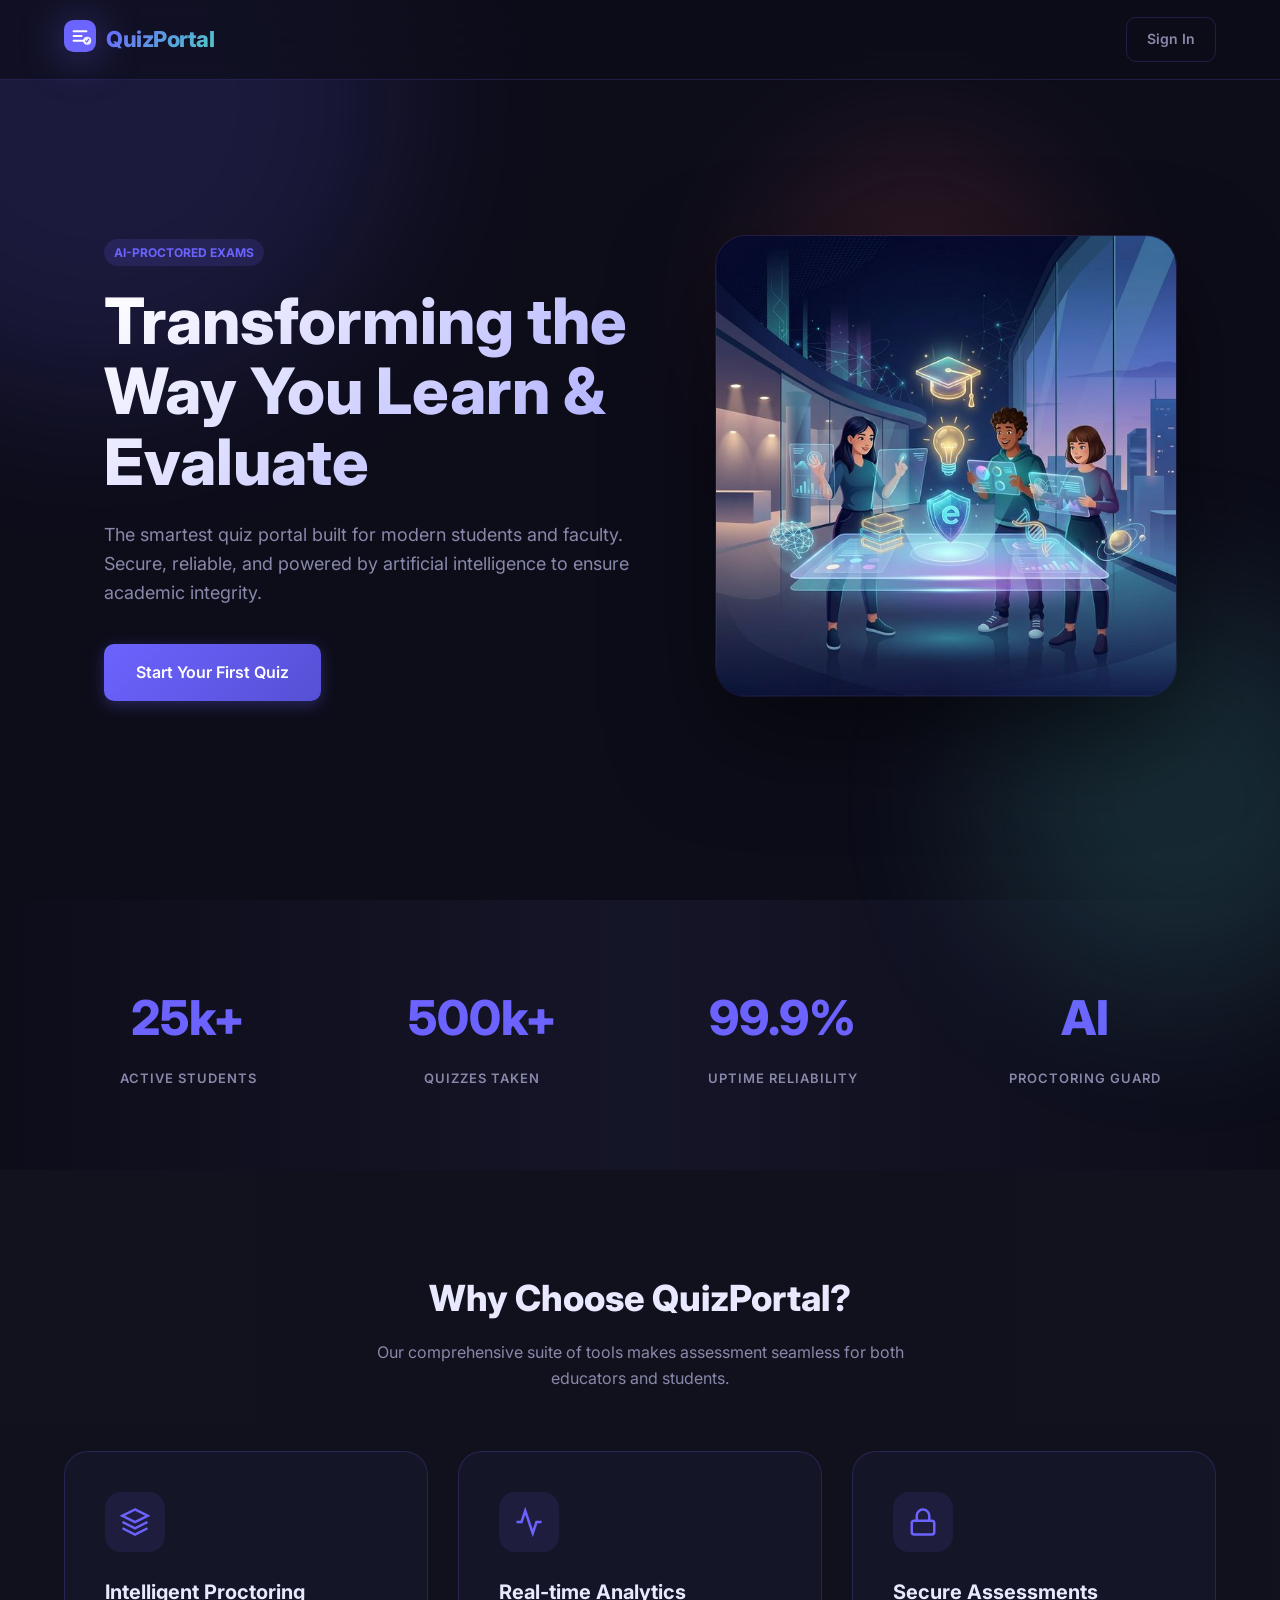
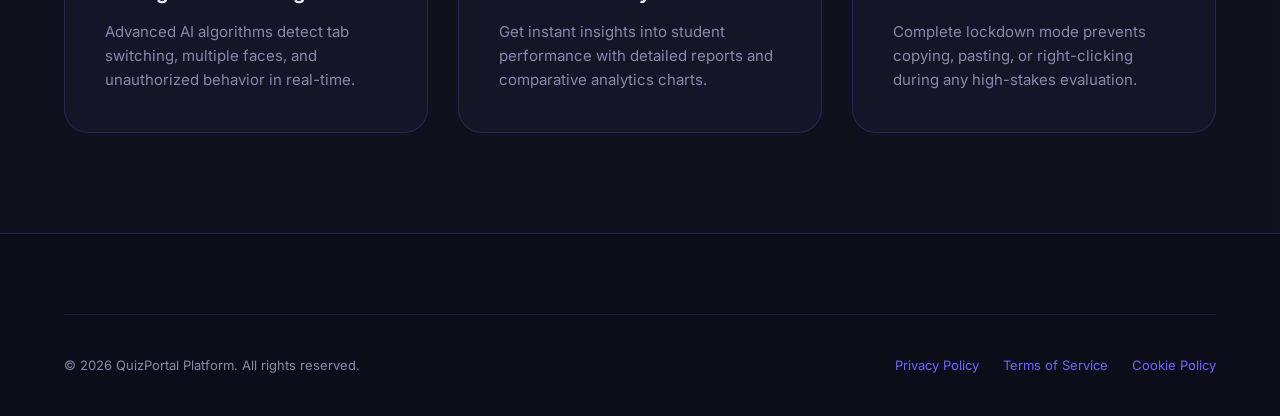
<file: frontend/index.html>
<!DOCTYPE html>
<html lang="en">
<head>
    <meta charset="UTF-8">
    <meta name="viewport" content="width=device-width, initial-scale=1.0">
    <title>QuizPortal — AI-Powered Learning Platform</title>
    <meta name="description" content="Elevate your academic experience with QuizPortal. Secure, AI-proctored quizzes with real-time performance analytics for students and faculty.">
    <link rel="preconnect" href="https://fonts.googleapis.com">
    <link href="https://fonts.googleapis.com/css2?family=Inter:wght@300;400;500;600;700;800&display=swap" rel="stylesheet">
    <link rel="stylesheet" href="css/style.css">
    <link rel="stylesheet" href="css/landing.css">
</head>
<body class="landing-page">
    <div class="auth-bg">
        <div class="bg-blob blob1"></div>
        <div class="bg-blob blob2"></div>
        <div class="bg-blob blob3"></div>
    </div>

    <!-- Navigation -->
    <nav class="navbar" id="navbar">
        <div class="auth-logo" style="margin-bottom: 0; text-align: left; display: flex; align-items: center; gap: 10px;">
            <div class="logo-icon" style="margin-bottom: 0;">
                <svg viewBox="0 0 40 40" fill="none" style="width: 32px; height: 32px;">
                    <rect width="40" height="40" rx="12" fill="url(#logoGrad)"/>
                    <path d="M12 14h16M12 20h10M12 26h13" stroke="white" stroke-width="2.5" stroke-linecap="round"/>
                    <circle cx="29" cy="26" r="5" fill="white" opacity="0.9"/>
                    <path d="M27 26l1.5 1.5L31 24" stroke="#6C63FF" stroke-width="1.5" stroke-linecap="round" stroke-linejoin="round"/>
                    <defs>
                        <linearGradient id="logoGrad" x1="0" y1="0" x2="40" y2="40">
                            <stop offset="0%" stop-color="#6C63FF"/><stop offset="100%" stop-color="#4ECDC4"/>
                        </linearGradient>
                    </defs>
                </svg>
            </div>
            <h1 class="logo-text" style="font-size: 22px;">QuizPortal</h1>
        </div>

     

        <div class="nav-cta">
            <a href="login.html" class="btn btn-outline">Sign In</a>

        </div>
    </nav>

    <!-- Hero Section -->
    <header class="hero">
        <div class="hero-container">
            <div class="hero-content">
                <span class="badge badge-primary" style="margin-bottom: 20px;">AI-PROCTORED EXAMS</span>
                <h1>Transforming the Way You Learn & Evaluate</h1>
                <p>The smartest quiz portal built for modern students and faculty. Secure, reliable, and powered by artificial intelligence to ensure academic integrity.</p>
                <div class="hero-btns">
                    <a href="login.html" class="btn btn-primary" style="padding: 16px 32px; font-size: 16px;">Start Your First Quiz</a>
                </div>
            </div>
            <div class="hero-visual">
                <img src="img/hero.png" alt="QuizPortal Hero Visual" class="hero-image">
            </div>
        </div>
    </header>

    <!-- Stats -->
    <section class="quick-stats">
        <div class="stats-container">
            <div class="stat-item">
                <span class="stat-number">25k+</span>
                <span class="stat-text">Active Students</span>
            </div>
            <div class="stat-item">
                <span class="stat-number">500k+</span>
                <span class="stat-text">Quizzes Taken</span>
            </div>
            <div class="stat-item">
                <span class="stat-number">99.9%</span>
                <span class="stat-text">Uptime Reliability</span>
            </div>
            <div class="stat-item">
                <span class="stat-number">AI</span>
                <span class="stat-text">Proctoring Guard</span>
            </div>
        </div>
    </section>

    <!-- Features -->
    <section id="features" class="features">
        <div class="section-header">
            <h2>Why Choose QuizPortal?</h2>
            <p>Our comprehensive suite of tools makes assessment seamless for both educators and students.</p>
        </div>
        <div class="features-grid">
            <div class="feature-card">
                <div class="feature-icon">
                    <svg viewBox="0 0 24 24" fill="none" stroke="currentColor" stroke-width="2"><path d="M12 2L2 7l10 5 10-5-10-5z"/><path d="M2 17l10 5 10-5"/><path d="M2 12l10 5 10-5"/></svg>
                </div>
                <h3>Intelligent Proctoring</h3>
                <p>Advanced AI algorithms detect tab switching, multiple faces, and unauthorized behavior in real-time.</p>
            </div>
            <div class="feature-card">
                <div class="feature-icon">
                    <svg viewBox="0 0 24 24" fill="none" stroke="currentColor" stroke-width="2"><polyline points="22 12 18 12 15 21 9 3 6 12 2 12"/></svg>
                </div>
                <h3>Real-time Analytics</h3>
                <p>Get instant insights into student performance with detailed reports and comparative analytics charts.</p>
            </div>
            <div class="feature-card">
                <div class="feature-icon">
                    <svg viewBox="0 0 24 24" fill="none" stroke="currentColor" stroke-width="2"><rect x="3" y="11" width="18" height="11" rx="2" ry="2"/><path d="M7 11V7a5 5 0 0110 0v4"/></svg>
                </div>
                <h3>Secure Assessments</h3>
                <p>Complete lockdown mode prevents copying, pasting, or right-clicking during any high-stakes evaluation.</p>
            </div>
        </div>
    </section>

    <!-- CTA Section -->

    <!-- Footer -->
    <footer class="footer">

        <div class="footer-bottom">
            <p>&copy; 2026 QuizPortal Platform. All rights reserved.</p>
            <div style="display: flex; gap: 24px;">
                <a href="#">Privacy Policy</a>
                <a href="#">Terms of Service</a>
                <a href="#">Cookie Policy</a>
            </div>
        </div>
    </footer>

    <script>
        // Navbar scroll effect
        window.addEventListener('scroll', () => {
            const nav = document.getElementById('navbar');
            if (window.scrollY > 50) {
                nav.classList.add('scrolled');
            } else {
                nav.classList.remove('scrolled');
            }
        });

        // Handle Get Started redirect to registration tab
        if (localStorage.getItem('authTab') === 'register') {
            // This logic will be handled if needed, or we just pass a hash
        }
    </script>
</body>
</html>
</file>
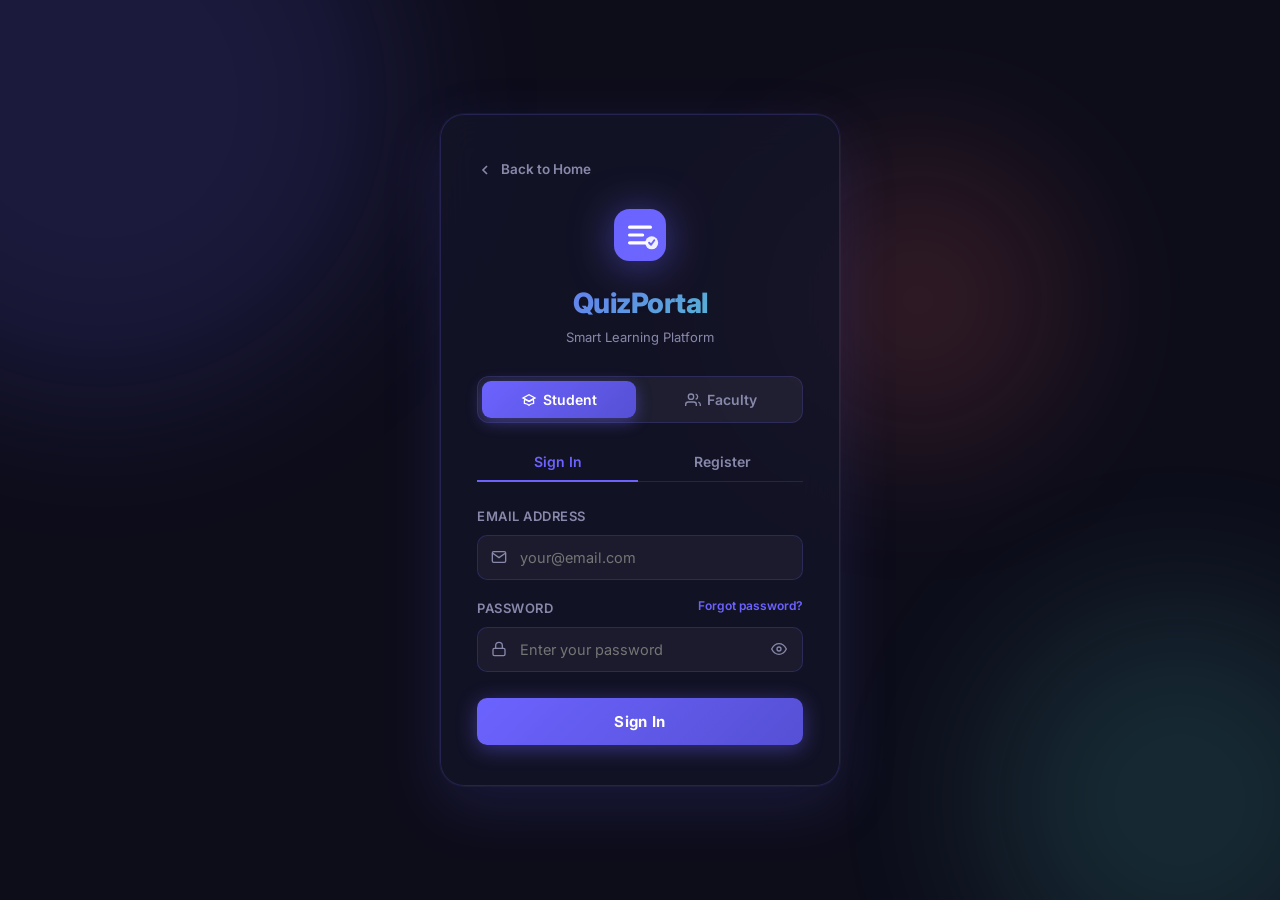
<file: frontend/login.html>
<!DOCTYPE html>
<html lang="en">
<head>
    <meta charset="UTF-8">
    <meta name="viewport" content="width=device-width, initial-scale=1.0">
    <title>QuizPortal — Login</title>
    <meta name="description" content="QuizPortal: Secure login for Faculty and Students. Take quizzes, upload questions, and track academic performance.">
    <link rel="preconnect" href="https://fonts.googleapis.com">
    <link href="https://fonts.googleapis.com/css2?family=Inter:wght@300;400;500;600;700;800&display=swap" rel="stylesheet">
    <link rel="stylesheet" href="css/style.css">
</head>
<body class="auth-page">
    <div class="auth-bg">
        <div class="bg-blob blob1"></div>
        <div class="bg-blob blob2"></div>
        <div class="bg-blob blob3"></div>
    </div>

    <div class="auth-container">
        <div class="auth-card" id="auth-card">

            <!-- ===== BACK TO HOME ===== -->
            <a href="index.html" class="back-btn" style="margin-bottom: 24px; display: inline-flex; align-items: center; gap: 8px;">
                <svg viewBox="0 0 24 24" fill="none" stroke="currentColor" stroke-width="2.5" width="16" height="16"><polyline points="15 18 9 12 15 6"/></svg>
                Back to Home
            </a>

            <!-- ===== LOGO ===== -->
            <div class="auth-logo">
                <div class="logo-icon">
                    <svg viewBox="0 0 40 40" fill="none">
                        <rect width="40" height="40" rx="12" fill="url(#logoGrad)"/>
                        <path d="M12 14h16M12 20h10M12 26h13" stroke="white" stroke-width="2.5" stroke-linecap="round"/>
                        <circle cx="29" cy="26" r="5" fill="white" opacity="0.9"/>
                        <path d="M27 26l1.5 1.5L31 24" stroke="#6C63FF" stroke-width="1.5" stroke-linecap="round" stroke-linejoin="round"/>
                        <defs>
                            <linearGradient id="logoGrad" x1="0" y1="0" x2="40" y2="40">
                                <stop offset="0%" stop-color="#6C63FF"/><stop offset="100%" stop-color="#4ECDC4"/>
                            </linearGradient>
                        </defs>
                    </svg>
                </div>
                <h1 class="logo-text">QuizPortal</h1>
                <p class="logo-sub">Smart Learning Platform</p>
            </div>

            <!-- ===== ROLE TOGGLE ===== -->
            <div class="role-toggle">
                <button class="role-btn active" id="btn-student" onclick="switchRole('student')">
                    <svg viewBox="0 0 24 24" fill="none" stroke="currentColor" stroke-width="2"><path d="M12 14l9-5-9-5-9 5 9 5z"/><path d="M12 14l6.16-3.422a12.083 12.083 0 01.665 6.479A11.952 11.952 0 0012 20.055a11.952 11.952 0 00-6.824-2.998 12.078 12.078 0 01.665-6.479L12 14z"/></svg>
                    Student
                </button>
                <button class="role-btn" id="btn-faculty" onclick="switchRole('faculty')">
                    <svg viewBox="0 0 24 24" fill="none" stroke="currentColor" stroke-width="2"><path d="M17 21v-2a4 4 0 00-4-4H5a4 4 0 00-4 4v2"/><circle cx="9" cy="7" r="4"/><path d="M23 21v-2a4 4 0 00-3-3.87"/><path d="M16 3.13a4 4 0 010 7.75"/></svg>
                    Faculty
                </button>
            </div>

            <!-- ===== MAIN AUTH PANEL (Login / Register) ===== -->
            <div id="main-panel">
                <div class="tab-switcher">
                    <button class="tab-btn active" id="tab-login" onclick="switchTab('login')">Sign In</button>
                    <button class="tab-btn" id="tab-register" onclick="switchTab('register')">Register</button>
                </div>

                <div class="alert-box" id="alert-box" style="display:none"></div>

                <!-- Login Form -->
                <form class="auth-form" id="login-form" onsubmit="handleLogin(event)">
                    <div class="form-group">
                        <label for="login-email">Email Address</label>
                        <div class="input-wrap">
                            <svg class="input-icon" viewBox="0 0 24 24" fill="none" stroke="currentColor" stroke-width="2"><path d="M4 4h16c1.1 0 2 .9 2 2v12c0 1.1-.9 2-2 2H4c-1.1 0-2-.9-2-2V6c0-1.1.9-2 2-2z"/><polyline points="22,6 12,13 2,6"/></svg>
                            <input type="email" id="login-email" placeholder="your@email.com" required autocomplete="email">
                        </div>
                    </div>
                    <div class="form-group">
                        <label for="login-password">
                            Password
                            <button type="button" class="forgot-link" onclick="showForgotPanel()">Forgot password?</button>
                        </label>
                        <div class="input-wrap">
                            <svg class="input-icon" viewBox="0 0 24 24" fill="none" stroke="currentColor" stroke-width="2"><rect x="3" y="11" width="18" height="11" rx="2" ry="2"/><path d="M7 11V7a5 5 0 0110 0v4"/></svg>
                            <input type="password" id="login-password" placeholder="Enter your password" required autocomplete="current-password">
                            <button type="button" class="eye-btn" onclick="togglePassword('login-password', this)">
                                <svg viewBox="0 0 24 24" fill="none" stroke="currentColor" stroke-width="2"><path d="M1 12s4-8 11-8 11 8 11 8-4 8-11 8-11-8-11-8z"/><circle cx="12" cy="12" r="3"/></svg>
                            </button>
                        </div>
                    </div>
                    <button type="submit" class="submit-btn" id="login-btn">
                        <span class="btn-text">Sign In</span>
                        <div class="btn-loader" style="display:none"></div>
                    </button>
                </form>

                <!-- Register Form -->
                <form class="auth-form" id="register-form" style="display:none" onsubmit="handleRegister(event)">
                    <div class="form-group">
                        <label for="reg-name">Full Name</label>
                        <div class="input-wrap">
                            <svg class="input-icon" viewBox="0 0 24 24" fill="none" stroke="currentColor" stroke-width="2"><path d="M20 21v-2a4 4 0 00-4-4H8a4 4 0 00-4 4v2"/><circle cx="12" cy="7" r="4"/></svg>
                            <input type="text" id="reg-name" placeholder="Your full name" required>
                        </div>
                    </div>
                    <div class="form-group">
                        <label for="reg-email">Email Address</label>
                        <div class="input-wrap">
                            <svg class="input-icon" viewBox="0 0 24 24" fill="none" stroke="currentColor" stroke-width="2"><path d="M4 4h16c1.1 0 2 .9 2 2v12c0 1.1-.9 2-2 2H4c-1.1 0-2-.9-2-2V6c0-1.1.9-2 2-2z"/><polyline points="22,6 12,13 2,6"/></svg>
                            <input type="email" id="reg-email" placeholder="your@email.com" required autocomplete="email">
                        </div>
                    </div>
                    <div class="form-group">
                        <label for="reg-password">Password</label>
                        <div class="input-wrap">
                            <svg class="input-icon" viewBox="0 0 24 24" fill="none" stroke="currentColor" stroke-width="2"><rect x="3" y="11" width="18" height="11" rx="2" ry="2"/><path d="M7 11V7a5 5 0 0110 0v4"/></svg>
                            <input type="password" id="reg-password" placeholder="Create a strong password" required autocomplete="new-password">
                            <button type="button" class="eye-btn" onclick="togglePassword('reg-password', this)">
                                <svg viewBox="0 0 24 24" fill="none" stroke="currentColor" stroke-width="2"><path d="M1 12s4-8 11-8 11 8 11 8-4 8-11 8-11-8-11-8z"/><circle cx="12" cy="12" r="3"/></svg>
                            </button>
                        </div>
                    </div>
                    <button type="submit" class="submit-btn" id="reg-btn">
                        <span class="btn-text">Create Account</span>
                        <div class="btn-loader" style="display:none"></div>
                    </button>
                </form>

            </div>

            <!-- ===== FORGOT PASSWORD PANEL ===== -->
            <div id="forgot-panel" style="display:none;">
                <!-- Step 1: Enter Email -->
                <div id="forgot-step-1">
                    <div class="fp-header">
                        <button class="back-btn" onclick="showMainPanel()">
                            <svg viewBox="0 0 24 24" fill="none" stroke="currentColor" stroke-width="2.5" width="18" height="18"><polyline points="15 18 9 12 15 6"/></svg>
                            Back
                        </button>
                        <div class="fp-icon">🔐</div>
                        <h2 class="fp-title">Forgot Password?</h2>
                        <p class="fp-sub">Enter your registered email and we'll send a 6-digit OTP</p>
                    </div>
                    <div class="alert-box" id="fp-alert-1" style="display:none"></div>
                    <div class="form-group">
                        <label for="fp-email">Email Address</label>
                        <div class="input-wrap">
                            <svg class="input-icon" viewBox="0 0 24 24" fill="none" stroke="currentColor" stroke-width="2"><path d="M4 4h16c1.1 0 2 .9 2 2v12c0 1.1-.9 2-2 2H4c-1.1 0-2-.9-2-2V6c0-1.1.9-2 2-2z"/><polyline points="22,6 12,13 2,6"/></svg>
                            <input type="email" id="fp-email" placeholder="your@email.com" autocomplete="email">
                        </div>
                    </div>
                    <button class="submit-btn" id="fp-send-btn" onclick="sendOTP()">
                        <span class="btn-text">Send OTP</span>
                        <div class="btn-loader" style="display:none"></div>
                    </button>
                </div>

                <!-- Step 2: Enter OTP -->
                <div id="forgot-step-2" style="display:none;">
                    <div class="fp-header">
                        <button class="back-btn" onclick="showForgotStep(1)">
                            <svg viewBox="0 0 24 24" fill="none" stroke="currentColor" stroke-width="2.5" width="18" height="18"><polyline points="15 18 9 12 15 6"/></svg>
                            Back
                        </button>
                        <div class="fp-icon">📧</div>
                        <h2 class="fp-title">Check Your Email</h2>
                        <p class="fp-sub" id="otp-sent-msg">Enter the 6-digit OTP sent to your email</p>
                    </div>
                    <div class="alert-box" id="fp-alert-2" style="display:none"></div>
                    <div class="otp-inputs" id="otp-inputs">
                        <input class="otp-box" id="otp-0" maxlength="1" type="text" inputmode="numeric" pattern="[0-9]" oninput="otpInput(this, 0)" onkeydown="otpKeydown(event, 0)">
                        <input class="otp-box" id="otp-1" maxlength="1" type="text" inputmode="numeric" pattern="[0-9]" oninput="otpInput(this, 1)" onkeydown="otpKeydown(event, 1)">
                        <input class="otp-box" id="otp-2" maxlength="1" type="text" inputmode="numeric" pattern="[0-9]" oninput="otpInput(this, 2)" onkeydown="otpKeydown(event, 2)">
                        <input class="otp-box" id="otp-3" maxlength="1" type="text" inputmode="numeric" pattern="[0-9]" oninput="otpInput(this, 3)" onkeydown="otpKeydown(event, 3)">
                        <input class="otp-box" id="otp-4" maxlength="1" type="text" inputmode="numeric" pattern="[0-9]" oninput="otpInput(this, 4)" onkeydown="otpKeydown(event, 4)">
                        <input class="otp-box" id="otp-5" maxlength="1" type="text" inputmode="numeric" pattern="[0-9]" oninput="otpInput(this, 5)" onkeydown="otpKeydown(event, 5)">
                    </div>
                    <div class="otp-timer-wrap">
                        <span id="otp-timer-text">Resend OTP in </span>
                        <span id="otp-countdown" class="otp-countdown">2:00</span>
                        <button type="button" id="resend-btn" class="resend-btn" style="display:none" onclick="resendOTP()">Resend OTP</button>
                    </div>
                    <button class="submit-btn" id="fp-verify-btn" onclick="verifyOTP()">
                        <span class="btn-text">Verify OTP</span>
                        <div class="btn-loader" style="display:none"></div>
                    </button>
                </div>

                <!-- Step 3: New Password -->
                <div id="forgot-step-3" style="display:none;">
                    <div class="fp-header">
                        <div class="fp-icon">🔒</div>
                        <h2 class="fp-title">New Password</h2>
                        <p class="fp-sub">Create a strong new password for your account</p>
                    </div>
                    <div class="alert-box" id="fp-alert-3" style="display:none"></div>
                    <div class="form-group">
                        <label for="fp-new-pass">New Password</label>
                        <div class="input-wrap">
                            <svg class="input-icon" viewBox="0 0 24 24" fill="none" stroke="currentColor" stroke-width="2"><rect x="3" y="11" width="18" height="11" rx="2" ry="2"/><path d="M7 11V7a5 5 0 0110 0v4"/></svg>
                            <input type="password" id="fp-new-pass" placeholder="At least 6 characters" autocomplete="new-password">
                            <button type="button" class="eye-btn" onclick="togglePassword('fp-new-pass', this)">
                                <svg viewBox="0 0 24 24" fill="none" stroke="currentColor" stroke-width="2"><path d="M1 12s4-8 11-8 11 8 11 8-4 8-11 8-11-8-11-8z"/><circle cx="12" cy="12" r="3"/></svg>
                            </button>
                        </div>
                    </div>
                    <div class="form-group">
                        <label for="fp-confirm-pass">Confirm Password</label>
                        <div class="input-wrap">
                            <svg class="input-icon" viewBox="0 0 24 24" fill="none" stroke="currentColor" stroke-width="2"><rect x="3" y="11" width="18" height="11" rx="2" ry="2"/><path d="M7 11V7a5 5 0 0110 0v4"/></svg>
                            <input type="password" id="fp-confirm-pass" placeholder="Re-enter password" autocomplete="new-password">
                            <button type="button" class="eye-btn" onclick="togglePassword('fp-confirm-pass', this)">
                                <svg viewBox="0 0 24 24" fill="none" stroke="currentColor" stroke-width="2"><path d="M1 12s4-8 11-8 11 8 11 8-4 8-11 8-11-8-11-8z"/><circle cx="12" cy="12" r="3"/></svg>
                            </button>
                        </div>
                    </div>
                    <button class="submit-btn" id="fp-reset-btn" onclick="resetPassword()">
                        <span class="btn-text">Reset Password</span>
                        <div class="btn-loader" style="display:none"></div>
                    </button>
                </div>
            </div>

        </div><!-- /auth-card -->
    </div>

    <script src="js/auth.js"></script>
    <script>
        // Check for register hash or local storage flag
        window.addEventListener('load', () => {
            if (window.location.hash === '#register' || localStorage.getItem('authTab') === 'register') {
                switchTab('register');
                localStorage.removeItem('authTab');
            }
        });
    </script>
</body>
</html>
</file>
<file: frontend/css/style.css>
/* ===================== VARIABLES ===================== */
:root {
    --primary: #6C63FF;
    --primary-light: #8B83FF;
    --primary-dark: #5550d4;
    --secondary: #4ECDC4;
    --accent: #FF6B6B;
    --success: #32D74B;
    --warning: #FFD60A;
    --danger: #FF453A;
    --bg-dark: #0D0D1A;
    --bg-card: #151528;
    --bg-card2: #1C1C36;
    --border: rgba(108, 99, 255, 0.2);
    --text: #E8E8FF;
    --text-muted: #8888aa;
    --shadow: 0 20px 60px rgba(108, 99, 255, 0.15);
    --radius: 16px;
    --transition: 0.3s cubic-bezier(0.4, 0, 0.2, 1);
    font-family: 'Inter', sans-serif;
}

/* ===================== RESET ===================== */
*, *::before, *::after { box-sizing: border-box; margin: 0; padding: 0; }
html, body { height: 100%; }
body { background: var(--bg-dark); color: var(--text); font-family: 'Inter', sans-serif; line-height: 1.6; }
a { color: var(--primary); text-decoration: none; }
button { cursor: pointer; border: none; outline: none; font-family: inherit; }
input, select, textarea { font-family: inherit; }

/* ===================== SCROLLBAR ===================== */
::-webkit-scrollbar { width: 6px; }
::-webkit-scrollbar-track { background: var(--bg-dark); }
::-webkit-scrollbar-thumb { background: var(--primary); border-radius: 3px; }

/* ==================== AUTH PAGE ==================== */
.auth-page { min-height: 100vh; display: flex; align-items: center; justify-content: center; overflow: hidden; position: relative; }

.auth-bg { position: fixed; inset: 0; z-index: 0; }
.bg-blob {
    position: absolute;
    border-radius: 50%;
    filter: blur(80px);
    opacity: 0.15;
    animation: float 8s ease-in-out infinite;
}
.blob1 { width: 600px; height: 600px; background: var(--primary); top: -200px; left: -200px; animation-delay: 0s; }
.blob2 { width: 400px; height: 400px; background: var(--secondary); bottom: -100px; right: -100px; animation-delay: 3s; }
.blob3 { width: 300px; height: 300px; background: var(--accent); bottom: 50%; left: 60%; animation-delay: 5s; }

@keyframes float {
    0%, 100% { transform: translate(0, 0) scale(1); }
    33% { transform: translate(30px, -30px) scale(1.05); }
    66% { transform: translate(-20px, 20px) scale(0.95); }
}

.auth-container { position: relative; z-index: 10; width: 100%; max-width: 440px; padding: 20px; }

.auth-card {
    background: rgba(21, 21, 40, 0.85);
    backdrop-filter: blur(20px);
    -webkit-backdrop-filter: blur(20px);
    border: 1px solid var(--border);
    border-radius: 24px;
    padding: 40px 36px;
    box-shadow: var(--shadow), 0 0 0 1px rgba(255,255,255,0.04);
    animation: slideUp 0.5s ease;
}

@keyframes slideUp {
    from { opacity: 0; transform: translateY(30px); }
    to { opacity: 1; transform: translateY(0); }
}

/* Logo */
.auth-logo { text-align: center; margin-bottom: 28px; }
.logo-icon { display: inline-block; margin-bottom: 12px; }
.logo-icon svg { width: 52px; height: 52px; filter: drop-shadow(0 4px 20px rgba(108,99,255,0.5)); }
.logo-text { font-size: 28px; font-weight: 800; background: linear-gradient(135deg, var(--primary), var(--secondary)); -webkit-background-clip: text; -webkit-text-fill-color: transparent; background-clip: text; letter-spacing: -0.5px; }
.logo-sub { font-size: 13px; color: var(--text-muted); margin-top: 2px; }

/* Role Toggle */
.role-toggle { display: flex; gap: 8px; background: rgba(255,255,255,0.05); border: 1px solid var(--border); border-radius: 12px; padding: 4px; margin-bottom: 20px; }
.role-btn {
    flex: 1; display: flex; align-items: center; justify-content: center; gap: 6px;
    padding: 10px 4px; border-radius: 9px; font-size: 14px; font-weight: 600;
    color: var(--text-muted); background: transparent;
    transition: var(--transition);
}
.role-btn svg { width: 16px; height: 16px; }
.role-btn.active {
    background: linear-gradient(135deg, var(--primary), var(--primary-dark));
    color: white;
    box-shadow: 0 4px 15px rgba(108,99,255,0.4);
}
.role-btn:not(.active):hover { color: var(--text); background: rgba(255,255,255,0.06); }

/* Tab Switcher */
.tab-switcher { display: flex; border-bottom: 1px solid var(--border); margin-bottom: 24px; gap: 4px; }
.tab-btn {
    flex: 1; padding: 10px; font-size: 14px; font-weight: 600;
    color: var(--text-muted); background: transparent;
    border-bottom: 2px solid transparent; margin-bottom: -1px;
    transition: var(--transition);
}
.tab-btn.active { color: var(--primary); border-bottom-color: var(--primary); }
.tab-btn:hover:not(.active) { color: var(--text); }

/* Alert Box */
.alert-box {
    padding: 12px 16px; border-radius: 10px; font-size: 13.5px; font-weight: 500;
    margin-bottom: 16px; display: flex; align-items: center; gap: 8px;
}
.alert-box.error { background: rgba(255,69,58,0.15); border: 1px solid rgba(255,69,58,0.3); color: #FF453A; }
.alert-box.success { background: rgba(50,215,75,0.15); border: 1px solid rgba(50,215,75,0.3); color: #32D74B; }

/* Form Groups */
.form-group { margin-bottom: 18px; }
.form-group label { display: block; font-size: 13px; font-weight: 600; color: var(--text-muted); margin-bottom: 8px; text-transform: uppercase; letter-spacing: 0.5px; }

.input-wrap { position: relative; }
.input-icon { position: absolute; left: 14px; top: 50%; transform: translateY(-50%); width: 16px; height: 16px; color: var(--text-muted); pointer-events: none; transition: var(--transition); }

.input-wrap input {
    width: 100%; padding: 13px 42px 13px 42px;
    background: rgba(255,255,255,0.04); border: 1px solid var(--border);
    border-radius: 10px; color: var(--text); font-size: 14.5px;
    transition: var(--transition);
}
.input-wrap input:focus {
    outline: none; border-color: var(--primary);
    background: rgba(108,99,255,0.08);
    box-shadow: 0 0 0 3px rgba(108,99,255,0.15);
}
.input-wrap input:focus + .input-icon,
.input-wrap:focus-within .input-icon { color: var(--primary); }

.eye-btn {
    position: absolute; right: 14px; top: 50%; transform: translateY(-50%);
    background: none; padding: 2px; color: var(--text-muted);
    transition: var(--transition);
}
.eye-btn svg { width: 16px; height: 16px; display: block; }
.eye-btn:hover { color: var(--primary); }

/* Submit Button */
.submit-btn {
    width: 100%; padding: 14px;
    background: linear-gradient(135deg, var(--primary), var(--primary-dark));
    color: white; border-radius: 10px; font-size: 15px; font-weight: 700;
    letter-spacing: 0.3px; margin-top: 8px;
    transition: var(--transition); position: relative; overflow: hidden;
    box-shadow: 0 4px 20px rgba(108,99,255,0.4);
}
.submit-btn::before {
    content: ''; position: absolute; inset: 0;
    background: linear-gradient(135deg, rgba(255,255,255,0.1), transparent);
    opacity: 0; transition: var(--transition);
}
.submit-btn:hover { transform: translateY(-2px); box-shadow: 0 8px 30px rgba(108,99,255,0.5); }
.submit-btn:hover::before { opacity: 1; }
.submit-btn:active { transform: translateY(0); }
.submit-btn:disabled { opacity: 0.6; cursor: not-allowed; transform: none; }

.btn-loader { width: 20px; height: 20px; border: 2px solid rgba(255,255,255,0.3); border-top-color: white; border-radius: 50%; animation: spin 0.8s linear infinite; margin: auto; }

@keyframes spin { to { transform: rotate(360deg); } }
@keyframes shake {
    0%, 100% { transform: translateX(0); }
    20%       { transform: translateX(-6px); }
    40%       { transform: translateX(6px); }
    60%       { transform: translateX(-4px); }
    80%       { transform: translateX(4px); }
}

/* =================== DASHBOARD LAYOUT =================== */
.dashboard { display: flex; min-height: 100vh; }

.sidebar {
    width: 260px; flex-shrink: 0;
    background: var(--bg-card); border-right: 1px solid var(--border);
    display: flex; flex-direction: column;
    padding: 0; position: fixed; top: 0; left: 0; height: 100vh;
    transition: var(--transition); z-index: 100;
}

.sidebar-logo {
    display: flex; align-items: center; gap: 12px;
    padding: 24px 20px; border-bottom: 1px solid var(--border);
}
.sidebar-logo svg { width: 36px; height: 36px; }
.sidebar-logo span { font-size: 18px; font-weight: 800; background: linear-gradient(135deg, var(--primary), var(--secondary)); -webkit-background-clip: text; -webkit-text-fill-color: transparent; background-clip: text; }

.sidebar-user {
    margin: 16px; padding: 14px; background: rgba(108,99,255,0.1);
    border: 1px solid var(--border); border-radius: 12px;
}
.sidebar-user .user-name { font-size: 14px; font-weight: 700; color: var(--text); }
.sidebar-user .user-role { font-size: 12px; color: var(--primary); text-transform: uppercase; font-weight: 600; letter-spacing: 0.5px; }

.sidebar-nav { flex: 1; padding: 8px 12px; overflow-y: auto; }
.nav-section-label { font-size: 11px; font-weight: 700; color: var(--text-muted); text-transform: uppercase; letter-spacing: 1px; padding: 12px 8px 6px; }

.nav-item {
    display: flex; align-items: center; gap: 12px;
    padding: 11px 12px; border-radius: 10px; font-size: 14px; font-weight: 500;
    color: var(--text-muted); cursor: pointer; margin-bottom: 2px;
    transition: var(--transition); position: relative; width: 100%;
    background: none; text-align: left;
}
.nav-item svg { width: 18px; height: 18px; flex-shrink: 0; }
.nav-item:hover { color: var(--text); background: rgba(255,255,255,0.05); }
.nav-item.active {
    color: white; background: linear-gradient(135deg, var(--primary), var(--primary-dark));
    box-shadow: 0 4px 12px rgba(108,99,255,0.3);
}

.sidebar-footer { padding: 16px; border-top: 1px solid var(--border); }
.logout-btn {
    display: flex; align-items: center; gap: 10px;
    width: 100%; padding: 11px 12px; border-radius: 10px;
    color: var(--accent); background: rgba(255,107,107,0.08);
    border: 1px solid rgba(255,107,107,0.15); font-size: 14px; font-weight: 600;
    transition: var(--transition);
}
.logout-btn svg { width: 18px; height: 18px; }
.logout-btn:hover { background: rgba(255,107,107,0.15); border-color: rgba(255,107,107,0.3); }

.main-content { flex: 1; margin-left: 260px; padding: 32px; min-height: 100vh; }

/* =================== TOP BAR =================== */
.topbar { display: flex; align-items: center; justify-content: space-between; margin-bottom: 32px; }
.page-title h2 { font-size: 26px; font-weight: 800; color: var(--text); }
.page-title p { font-size: 14px; color: var(--text-muted); margin-top: 2px; }
.topbar-actions { display: flex; gap: 10px; }

/* =================== CARDS & STATS =================== */
.stats-grid { display: grid; grid-template-columns: repeat(auto-fit, minmax(200px, 1fr)); gap: 16px; margin-bottom: 28px; }

.stat-card {
    background: var(--bg-card); border: 1px solid var(--border);
    border-radius: var(--radius); padding: 20px 22px;
    display: flex; align-items: center; gap: 16px;
    transition: var(--transition); position: relative; overflow: hidden;
}
.stat-card::before {
    content: ''; position: absolute;
    top: 0; left: 0; right: 0; height: 2px;
    background: var(--card-gradient, linear-gradient(90deg, var(--primary), var(--secondary)));
}
.stat-card:hover { transform: translateY(-3px); box-shadow: 0 12px 30px rgba(108,99,255,0.15); }

.stat-icon {
    width: 48px; height: 48px; border-radius: 12px;
    display: flex; align-items: center; justify-content: center; flex-shrink: 0;
    background: var(--icon-bg, rgba(108,99,255,0.15));
}
.stat-icon svg { width: 24px; height: 24px; color: var(--icon-color, var(--primary)); }
.stat-value { font-size: 28px; font-weight: 800; color: var(--text); line-height: 1; }
.stat-label { font-size: 13px; color: var(--text-muted); margin-top: 3px; }

/* =================== PANELS =================== */
.panel {
    background: var(--bg-card); border: 1px solid var(--border);
    border-radius: var(--radius); padding: 24px; margin-bottom: 24px;
}
.panel-header { display: flex; align-items: center; justify-content: space-between; margin-bottom: 20px; }
.panel-title { font-size: 17px; font-weight: 700; color: var(--text); }
.panel-subtitle { font-size: 13px; color: var(--text-muted); margin-top: 2px; }

/* =================== BUTTONS =================== */
.btn { display: inline-flex; align-items: center; gap: 8px; padding: 10px 20px; border-radius: 10px; font-size: 14px; font-weight: 600; transition: var(--transition); cursor: pointer; }
.btn svg { width: 16px; height: 16px; }
.btn-primary { background: linear-gradient(135deg, var(--primary), var(--primary-dark)); color: white; box-shadow: 0 4px 15px rgba(108,99,255,0.3); }
.btn-primary:hover { transform: translateY(-2px); box-shadow: 0 8px 25px rgba(108,99,255,0.4); }
.btn-success { background: linear-gradient(135deg, #32D74B, #27ae60); color: white; }
.btn-success:hover { transform: translateY(-2px); }
.btn-danger { background: rgba(255,69,58,0.15); color: var(--danger); border: 1px solid rgba(255,69,58,0.3); }
.btn-danger:hover { background: rgba(255,69,58,0.25); }
.btn-outline { background: transparent; border: 1px solid var(--border); color: var(--text-muted); }
.btn-outline:hover { border-color: var(--primary); color: var(--primary); }
.btn-sm { padding: 7px 14px; font-size: 13px; }

/* =================== FORM ELEMENTS =================== */
.field-group { margin-bottom: 16px; }
.field-label { display: block; font-size: 13px; font-weight: 600; color: var(--text-muted); margin-bottom: 6px; text-transform: uppercase; letter-spacing: 0.5px; }
.field-input {
    width: 100%; padding: 11px 14px;
    background: rgba(255,255,255,0.04); border: 1px solid var(--border);
    border-radius: 10px; color: var(--text); font-size: 14px;
    transition: var(--transition);
}
.field-input:focus { outline: none; border-color: var(--primary); background: rgba(108,99,255,0.06); box-shadow: 0 0 0 3px rgba(108,99,255,0.1); }
.field-row { display: grid; grid-template-columns: 1fr 1fr; gap: 16px; }

/* File Upload */
.file-upload-zone {
    border: 2px dashed var(--border); border-radius: 12px;
    padding: 36px; text-align: center;
    transition: var(--transition); cursor: pointer;
    background: rgba(108,99,255,0.03);
}
.file-upload-zone:hover, .file-upload-zone.drag-over {
    border-color: var(--primary); background: rgba(108,99,255,0.08);
}
.file-upload-zone svg { width: 40px; height: 40px; color: var(--primary); margin-bottom: 12px; opacity: 0.7; }
.file-upload-zone p { color: var(--text-muted); font-size: 14px; }
.file-upload-zone p strong { color: var(--primary); }
.file-name-display { display: none; align-items: center; gap: 8px; margin-top: 10px; padding: 8px 14px; background: rgba(50,215,75,0.1); border: 1px solid rgba(50,215,75,0.2); border-radius: 8px; color: var(--success); font-size: 13px; font-weight: 600; }

/* =================== TABLES =================== */
.table-wrap { overflow-x: auto; }
table { width: 100%; border-collapse: collapse; }
thead th { padding: 12px 16px; text-align: left; font-size: 12px; font-weight: 700; color: var(--text-muted); text-transform: uppercase; letter-spacing: 0.5px; border-bottom: 1px solid var(--border); background: rgba(255,255,255,0.02); }
tbody td { padding: 14px 16px; font-size: 14px; color: var(--text); border-bottom: 1px solid rgba(108,99,255,0.06); }
tbody tr:hover { background: rgba(108,99,255,0.04); }
tbody tr:last-child td { border-bottom: none; }

/* =================== BADGES =================== */
.badge { display: inline-flex; align-items: center; gap: 4px; padding: 4px 10px; border-radius: 20px; font-size: 12px; font-weight: 700; }
.badge-success { background: rgba(50,215,75,0.15); color: var(--success); }
.badge-warning { background: rgba(255,214,10,0.15); color: var(--warning); }
.badge-danger { background: rgba(255,69,58,0.15); color: var(--danger); }
.badge-primary { background: rgba(108,99,255,0.15); color: var(--primary); }
.badge-secondary { background: rgba(78,205,196,0.15); color: var(--secondary); }

/* =================== QUIZ CARDS =================== */
.quiz-grid { display: grid; grid-template-columns: repeat(auto-fill, minmax(300px, 1fr)); gap: 20px; }

.quiz-card {
    background: var(--bg-card2); border: 1px solid var(--border);
    border-radius: var(--radius); padding: 24px;
    transition: var(--transition); cursor: pointer; position: relative; overflow: hidden;
}
.quiz-card::after {
    content: ''; position: absolute; left: 0; top: 0; bottom: 0; width: 3px;
    background: linear-gradient(180deg, var(--primary), var(--secondary));
}
.quiz-card:hover { transform: translateY(-4px); box-shadow: 0 20px 40px rgba(108,99,255,0.15); border-color: rgba(108,99,255,0.35); }
.quiz-card.attempted { opacity: 0.7; }
.quiz-card.attempted::after { background: var(--success); }

.quiz-card-badge { display: flex; align-items: center; justify-content: space-between; margin-bottom: 14px; }
.quiz-card-title { font-size: 17px; font-weight: 700; color: var(--text); margin-bottom: 6px; }
.quiz-card-subject { font-size: 13px; color: var(--text-muted); }
.quiz-card-meta { display: flex; gap: 16px; margin-top: 16px; padding-top: 16px; border-top: 1px solid var(--border); }
.quiz-meta-item { display: flex; align-items: center; gap: 6px; font-size: 13px; color: var(--text-muted); }
.quiz-meta-item svg { width: 14px; height: 14px; color: var(--primary); }
.quiz-card-btn { width: 100%; margin-top: 16px; }

/* =================== QUIZ TAKING =================== */
.quiz-overlay { display: none; position: fixed; inset: 0; background: rgba(0,0,0,0.85); z-index: 1000; align-items: center; justify-content: center; backdrop-filter: blur(6px); }
.quiz-overlay.active { display: flex; }

.quiz-modal {
    background: var(--bg-card); border: 1px solid var(--border);
    border-radius: 24px; max-width: 760px; width: 90%; max-height: 90vh;
    overflow-y: auto; padding: 36px;
    animation: modalIn 0.3s ease;
}
@keyframes modalIn { from { opacity:0; transform: scale(0.95) translateY(20px); } to { opacity:1; transform:scale(1) translateY(0); } }

.quiz-header { display: flex; align-items: center; justify-content: space-between; margin-bottom: 28px; }
.quiz-timer {
    display: flex; align-items: center; gap: 8px;
    padding: 10px 16px; border-radius: 30px;
    background: rgba(255,69,58,0.1); border: 1px solid rgba(255,69,58,0.2);
    font-size: 18px; font-weight: 800; color: var(--accent);
    font-variant-numeric: tabular-nums;
}
.quiz-timer svg { width: 18px; height: 18px; }

.quiz-progress { margin-bottom: 24px; }
.progress-bar-wrap { height: 6px; background: rgba(255,255,255,0.08); border-radius: 3px; overflow: hidden; }
.progress-bar-fill { height: 100%; background: linear-gradient(90deg, var(--primary), var(--secondary)); border-radius: 3px; transition: width 0.3s ease; }
.progress-label { font-size: 13px; color: var(--text-muted); margin-bottom: 8px; }

.question-block { margin-bottom: 20px; }
.question-text { font-size: 17px; font-weight: 600; color: var(--text); margin-bottom: 20px; line-height: 1.5; }
.question-number { font-size: 12px; font-weight: 700; color: var(--primary); text-transform: uppercase; letter-spacing: 1px; margin-bottom: 8px; }

.option-list { display: flex; flex-direction: column; gap: 10px; }
.option-item {
    display: flex; align-items: center; gap: 14px;
    padding: 14px 18px; border-radius: 12px;
    border: 1.5px solid var(--border); cursor: pointer;
    transition: var(--transition); background: rgba(255,255,255,0.02);
}
.option-item:hover { border-color: var(--primary); background: rgba(108,99,255,0.08); }
.option-item.selected { border-color: var(--primary); background: rgba(108,99,255,0.15); }
.option-item.correct { border-color: var(--success); background: rgba(50,215,75,0.1); }
.option-item.wrong { border-color: var(--danger); background: rgba(255,69,58,0.1); }

.option-letter {
    width: 32px; height: 32px; border-radius: 8px;
    display: flex; align-items: center; justify-content: center;
    font-size: 13px; font-weight: 800;
    background: rgba(255,255,255,0.06); color: var(--text-muted);
    flex-shrink: 0; transition: var(--transition);
}
.option-item.selected .option-letter { background: var(--primary); color: white; }
.option-item.correct .option-letter { background: var(--success); color: white; }
.option-item.wrong .option-letter { background: var(--danger); color: white; }
.option-text { font-size: 14.5px; color: var(--text); }

.quiz-nav { display: flex; align-items: center; justify-content: space-between; gap: 12px; margin-top: 28px; padding-top: 20px; border-top: 1px solid var(--border); }
.question-dots { display: flex; gap: 6px; flex-wrap: wrap; }
.q-dot { width: 28px; height: 28px; border-radius: 6px; font-size: 11px; font-weight: 700; display: flex; align-items: center; justify-content: center; cursor: pointer; background: rgba(255,255,255,0.06); color: var(--text-muted); border: 1px solid var(--border); transition: var(--transition); }
.q-dot.answered { background: var(--primary); color: white; border-color: var(--primary); }
.q-dot.current { border-color: var(--secondary); color: var(--secondary); }

/* =================== RESULTS =================== */
.result-header {
    text-align: center; padding: 40px 20px;
    background: linear-gradient(135deg, rgba(108,99,255,0.1), rgba(78,205,196,0.05));
    border-radius: var(--radius); margin-bottom: 24px; position: relative; overflow: hidden;
}

.result-score-ring { position: relative; width: 140px; height: 140px; margin: 0 auto 20px; }
.ring-svg { width: 140px; height: 140px; transform: rotate(-90deg); }
.ring-bg { fill: none; stroke: rgba(255,255,255,0.08); stroke-width: 10; }
.ring-fill { fill: none; stroke-width: 10; stroke-linecap: round; transition: stroke-dashoffset 1s ease; }
.score-center { position: absolute; inset: 0; display: flex; flex-direction: column; align-items: center; justify-content: center; }
.score-pct { font-size: 28px; font-weight: 900; color: var(--text); }
.score-grade { font-size: 13px; font-weight: 700; color: var(--primary); }

.result-stats { display: flex; justify-content: center; gap: 32px; }
.result-stat-item { text-align: center; }
.result-stat-num { font-size: 22px; font-weight: 800; color: var(--text); }
.result-stat-label { font-size: 12px; color: var(--text-muted); text-transform: uppercase; letter-spacing: 0.5px; }

/* =================== CHARTS =================== */
.chart-container { position: relative; width: 100%; }
canvas { max-width: 100%; }

/* =================== EMPTY STATE =================== */
.empty-state { text-align: center; padding: 60px 20px; }
.empty-state svg { width: 64px; height: 64px; color: var(--text-muted); opacity: 0.4; margin-bottom: 16px; }
.empty-state h3 { font-size: 18px; font-weight: 700; color: var(--text); margin-bottom: 8px; }
.empty-state p { font-size: 14px; color: var(--text-muted); }

/* =================== TOAST =================== */
#toast-container { position: fixed; bottom: 24px; right: 24px; z-index: 9999; display: flex; flex-direction: column; gap: 8px; }
.toast {
    padding: 14px 18px; border-radius: 12px; font-size: 14px; font-weight: 600;
    display: flex; align-items: center; gap: 10px;
    box-shadow: 0 8px 30px rgba(0,0,0,0.4);
    animation: toastIn 0.3s ease;
    max-width: 340px;
}
.toast svg { width: 18px; height: 18px; flex-shrink: 0; }
.toast.success { background: #1a3a1e; border: 1px solid rgba(50,215,75,0.3); color: var(--success); }
.toast.error { background: #3a1a1a; border: 1px solid rgba(255,69,58,0.3); color: var(--danger); }
.toast.info { background: #1a1a3a; border: 1px solid var(--border); color: var(--primary-light); }
@keyframes toastIn { from { opacity:0; transform: translateX(20px); } to { opacity:1; transform: translateX(0); } }

/* =================== LOADING =================== */
.page-loader { display: flex; align-items: center; justify-content: center; min-height: 200px; }
.loader-ring { width: 48px; height: 48px; border: 3px solid rgba(108,99,255,0.2); border-top-color: var(--primary); border-radius: 50%; animation: spin 0.8s linear infinite; }

/* =================== FORGOT PASSWORD =================== */
.forgot-link {
    float: right; background: none; font-size: 12px; font-weight: 600;
    color: var(--primary); padding: 0; transition: var(--transition);
}
.forgot-link:hover { color: var(--primary-light); text-decoration: underline; }

.fp-header { text-align: center; margin-bottom: 24px; }
.fp-icon { font-size: 36px; margin-bottom: 10px; }
.fp-title { font-size: 20px; font-weight: 800; color: var(--text); margin-bottom: 6px; }
.fp-sub { font-size: 13.5px; color: var(--text-muted); line-height: 1.5; }

.back-btn {
    display: inline-flex; align-items: center; gap: 6px;
    background: none; color: var(--text-muted); font-size: 13.5px; font-weight: 600;
    margin-bottom: 16px; padding: 4px 0; transition: var(--transition);
}
.back-btn:hover { color: var(--primary); }

/* OTP input boxes */
.otp-inputs {
    display: flex; gap: 10px; justify-content: center;
    margin: 4px 0 16px;
}
.otp-box {
    width: 46px; height: 54px; border-radius: 10px; text-align: center;
    font-size: 22px; font-weight: 800; color: var(--text);
    background: rgba(255,255,255,0.04); border: 1.5px solid var(--border);
    transition: var(--transition); caret-color: var(--primary);
}
.otp-box:focus {
    outline: none; border-color: var(--primary);
    background: rgba(108,99,255,0.1); box-shadow: 0 0 0 3px rgba(108,99,255,0.15);
}
.otp-box.filled { border-color: var(--primary); background: rgba(108,99,255,0.12); }

.otp-timer-wrap {
    text-align: center; font-size: 13px; color: var(--text-muted);
    margin-bottom: 16px;
}
.otp-countdown { font-weight: 700; color: var(--primary); }
.resend-btn {
    background: none; border: none; color: var(--primary); font-size: 13px;
    font-weight: 700; cursor: pointer; text-decoration: underline;
    transition: var(--transition);
}
.resend-btn:hover { color: var(--primary-light); }

/* Divider */
.auth-divider {
    display: flex; align-items: center; gap: 12px;
    margin: 16px 0; color: var(--text-muted); font-size: 13px;
}
.auth-divider::before, .auth-divider::after {
    content: ''; flex: 1; height: 1px; background: var(--border);
}

/* Google Button */
.google-btn {
    display: flex; align-items: center; justify-content: center; gap: 10px;
    width: 100%; padding: 13px; border-radius: 10px;
    background: rgba(255,255,255,0.05); border: 1px solid rgba(255,255,255,0.12);
    color: var(--text); font-size: 14.5px; font-weight: 600;
    transition: var(--transition);
}
.google-btn:hover {
    background: rgba(255,255,255,0.09); border-color: rgba(255,255,255,0.22);
    transform: translateY(-2px); box-shadow: 0 6px 20px rgba(0,0,0,0.3);
}
.google-btn:active { transform: translateY(0); }

/* =================== PROFILE =================== */
.profile-avatar-wrap {
    position: relative; width: 120px; height: 120px;
    margin: 0 auto 16px; border-radius: 50%;
}
.profile-avatar {
    width: 120px; height: 120px; border-radius: 50%;
    background: rgba(108,99,255,0.12); border: 3px solid rgba(108,99,255,0.3);
    display: flex; align-items: center; justify-content: center;
    overflow: hidden; transition: var(--transition);
}
.profile-avatar img { width: 100%; height: 100%; object-fit: cover; }
.profile-avatar-overlay {
    position: absolute; inset: 0; border-radius: 50%;
    background: rgba(0,0,0,0.55); display: flex; align-items: center; justify-content: center;
    opacity: 0; transition: var(--transition); color: white;
}
.profile-avatar-wrap:hover .profile-avatar-overlay { opacity: 1; }
.profile-avatar-wrap:hover .profile-avatar { border-color: var(--primary); }
.profile-name { font-size: 18px; font-weight: 800; color: var(--text); margin-top: 8px; }
.profile-role-badge {
    display: inline-block; padding: 4px 14px; border-radius: 20px; font-size: 12px; font-weight: 700;
    background: rgba(108,99,255,0.15); color: var(--primary);
    margin-top: 8px; letter-spacing: 0.5px; text-transform: uppercase;
}

/* =================== RESPONSIVE =================== */

@media (max-width: 768px) {
    .sidebar { transform: translateX(-100%); }
    .sidebar.open { transform: translateX(0); }
    .main-content { margin-left: 0; padding: 20px; }
    .field-row { grid-template-columns: 1fr; }
    .quiz-grid { grid-template-columns: 1fr; }
}

/* Locked Sidebar state during quiz */
.sidebar.sidebar-locked .logout-btn {
    opacity: 0.5;
    pointer-events: none;
    cursor: not-allowed;
}

/* =================== PROCTORING =================== */
.proctor-screen {
    text-align: center;
    padding: 20px;
}
.webcam-container {
    width: 320px;
    height: 240px;
    margin: 20px auto;
    background: #000;
    border-radius: 12px;
    overflow: hidden;
    position: relative;
    border: 2px solid var(--border);
    box-shadow: 0 10px 30px rgba(0,0,0,0.3);
}
#proctor-video {
    width: 100%;
    height: 100%;
    object-fit: cover;
    transform: scaleX(-1); /* Mirror effect */
}
#mini-proctor-video {
    width: 100%;
    height: 100%;
    object-fit: cover;
    transform: scaleX(-1);
}
.webcam-overlay {
    position: absolute;
    inset: 0;
    border: 2px solid var(--primary);
    border-radius: 10px;
    pointer-events: none;
    opacity: 0.5;
}
.proctor-status {
    font-size: 14px;
    font-weight: 600;
    margin-top: 12px;
    color: var(--text-muted);
}
.proctor-warning-overlay {
    position: fixed;
    inset: 0;
    background: rgba(255,69,58,0.95);
    z-index: 2000;
    display: none;
    flex-direction: column;
    align-items: center;
    justify-content: center;
    color: white;
    text-align: center;
    padding: 40px;
}
.proctor-warning-overlay.active {
    display: flex;
}
.proctor-warning-icon {
    font-size: 80px;
    margin-bottom: 20px;
    animation: pulse-red 1s infinite;
}
.proctor-warning-title {
    font-size: 32px;
    font-weight: 900;
    margin-bottom: 12px;
}
.proctor-warning-msg {
    font-size: 18px;
    max-width: 500px;
    line-height: 1.6;
    margin-bottom: 30px;
}
.proctor-mini-feed {
    position: fixed;
    bottom: 24px;
    right: 24px;
    width: 160px;
    height: 120px;
    background: #000;
    border-radius: 10px;
    overflow: hidden;
    border: 2px solid var(--primary);
    box-shadow: 0 4px 20px rgba(0,0,0,0.5);
    z-index: 1001;
    display: none;
}
.proctor-mini-feed.active {
    display: block;
}
@keyframes pulse-red {
    0% { transform: scale(1); opacity: 1; }
    50% { transform: scale(1.1); opacity: 0.8; }
    100% { transform: scale(1); opacity: 1; }
}
</file>
<file: frontend/css/landing.css>
/* ===================== LANDING PAGE STYLES ===================== */
:root {
    --nav-height: 80px;
}

/* Base Styles */
body {
    background: var(--bg-dark);
    color: var(--text);
    overflow-x: hidden;
}

.landing-page {
    scroll-behavior: smooth;
}

/* Navigation */
.navbar {
    height: var(--nav-height);
    position: fixed;
    top: 0;
    left: 0;
    right: 0;
    z-index: 1000;
    display: flex;
    align-items: center;
    justify-content: space-between;
    padding: 0 5%;
    background: rgba(13, 13, 26, 0.7);
    backdrop-filter: blur(20px);
    border-bottom: 1px solid var(--border);
    transition: var(--transition);
}

.navbar.scrolled {
    height: 70px;
    background: rgba(13, 13, 26, 0.9);
}

.nav-links {
    display: flex;
    gap: 32px;
    align-items: center;
}

.nav-link {
    color: var(--text-muted);
    font-weight: 500;
    font-size: 15px;
    transition: var(--transition);
}

.nav-link:hover {
    color: var(--primary);
}

.nav-cta {
    display: flex;
    gap: 16px;
    align-items: center;
}

/* Hero Section */
.hero {
    padding-top: calc(var(--nav-height) + 60px);
    padding-bottom: 100px;
    min-height: 100vh;
    display: flex;
    align-items: center;
    position: relative;
    overflow: hidden;
}

.hero-container {
    max-width: 1200px;
    margin: 0 auto;
    padding: 0 5%;
    display: grid;
    grid-template-columns: 1.2fr 1fr;
    gap: 60px;
    align-items: center;
    position: relative;
    z-index: 2;
}

.hero-content h1 {
    font-size: 64px;
    font-weight: 800;
    line-height: 1.1;
    margin-bottom: 24px;
    background: linear-gradient(135deg, #fff 0%, #a5a5ff 100%);
    -webkit-background-clip: text;
    background-clip: text;
    -webkit-text-fill-color: transparent;
}

.hero-content p {
    font-size: 18px;
    color: var(--text-muted);
    margin-bottom: 36px;
    max-width: 540px;
    line-height: 1.6;
}

.hero-btns {
    display: flex;
    gap: 20px;
}

.hero-visual {
    position: relative;
    animation: float-hero 6s ease-in-out infinite;
}

.hero-image {
    width: 100%;
    border-radius: 30px;
    box-shadow: 0 40px 100px rgba(0,0,0,0.5), 0 0 0 1px var(--border);
}

@keyframes float-hero {
    0%, 100% { transform: translateY(0); }
    50% { transform: translateY(-20px); }
}

/* Features Section */
.features {
    padding: 100px 5%;
    background: rgba(255,255,255,0.02);
    position: relative;
}

.section-header {
    text-align: center;
    margin-bottom: 60px;
}

.section-header h2 {
    font-size: 36px;
    font-weight: 800;
    margin-bottom: 12px;
}

.section-header p {
    color: var(--text-muted);
    max-width: 600px;
    margin: 0 auto;
}

.features-grid {
    display: grid;
    grid-template-columns: repeat(auto-fit, minmax(300px, 1fr));
    gap: 30px;
    max-width: 1200px;
    margin: 0 auto;
}

.feature-card {
    background: var(--bg-card);
    border: 1px solid var(--border);
    padding: 40px;
    border-radius: 24px;
    transition: var(--transition);
    position: relative;
    overflow: hidden;
}

.feature-card:hover {
    transform: translateY(-10px);
    border-color: var(--primary);
    box-shadow: 0 20px 40px rgba(108,99,255,0.1);
}

.feature-icon {
    width: 60px;
    height: 60px;
    background: rgba(108,99,255,0.1);
    border-radius: 16px;
    display: flex;
    align-items: center;
    justify-content: center;
    margin-bottom: 24px;
    color: var(--primary);
}

.feature-icon svg {
    width: 30px;
    height: 30px;
}

.feature-card h3 {
    font-size: 20px;
    font-weight: 700;
    margin-bottom: 12px;
}

.feature-card p {
    color: var(--text-muted);
    font-size: 15px;
}

/* Stats Section */
.quick-stats {
    padding: 80px 5%;
    background: linear-gradient(90deg, var(--bg-dark), var(--bg-card), var(--bg-dark));
}

.stats-container {
    max-width: 1200px;
    margin: 0 auto;
    display: flex;
    justify-content: space-around;
    flex-wrap: wrap;
    gap: 40px;
}

.stat-item {
    text-align: center;
}

.stat-number {
    font-size: 48px;
    font-weight: 800;
    color: var(--primary);
    display: block;
    margin-bottom: 8px;
}

.stat-text {
    color: var(--text-muted);
    font-weight: 600;
    text-transform: uppercase;
    font-size: 13px;
    letter-spacing: 1px;
}

/* CTA Section */
.cta-section {
    padding: 120px 5%;
    text-align: center;
}

.cta-card {
    max-width: 1000px;
    margin: 0 auto;
    background: linear-gradient(135deg, var(--primary), var(--primary-dark));
    padding: 80px 40px;
    border-radius: 40px;
    color: white;
    position: relative;
    overflow: hidden;
    box-shadow: 0 30px 60px rgba(108,99,255,0.3);
}

.cta-card h2 {
    font-size: 42px;
    font-weight: 800;
    margin-bottom: 20px;
}

.cta-card p {
    font-size: 18px;
    margin-bottom: 40px;
    opacity: 0.9;
}

.cta-card .btn-white {
    background: white;
    color: var(--primary);
}

.cta-card .btn-white:hover {
    background: #f0f0f0;
    transform: translateY(-2px);
}

/* Footer */
.footer {
    padding: 80px 5% 40px;
    border-top: 1px solid var(--border);
}

.footer-content {
    max-width: 1200px;
    margin: 0 auto;
    display: grid;
    grid-template-columns: 2fr 1fr 1fr 1.5fr;
    gap: 40px;
    margin-bottom: 60px;
}

.footer-logo .logo-text { font-size: 24px; }
.footer-logo p { color: var(--text-muted); margin-top: 12px; margin-bottom: 24px; }

.footer-links h4 {
    font-size: 16px;
    font-weight: 700;
    margin-bottom: 20px;
    color: white;
}

.footer-links ul { list-style: none; }
.footer-links li { margin-bottom: 12px; }
.footer-links a { color: var(--text-muted); font-size: 14px; transition: var(--transition); }
.footer-links a:hover { color: var(--primary); }

.footer-bottom {
    max-width: 1200px;
    margin: 0 auto;
    padding-top: 40px;
    border-top: 1px solid var(--border);
    display: flex;
    justify-content: space-between;
    align-items: center;
    color: var(--text-muted);
    font-size: 13px;
}

/* Responsive */
@media (max-width: 992px) {
    .hero-container { grid-template-columns: 1fr; text-align: center; }
    .hero-content h1 { font-size: 48px; }
    .hero-content p { margin: 0 auto 36px; }
    .hero-btns { justify-content: center; }
    .footer-content { grid-template-columns: 1fr 1fr; }
}

@media (max-width: 576px) {
    .navbar { padding: 0 20px; }
    .nav-links { display: none; }
    .hero-content h1 { font-size: 36px; }
    .footer-content { grid-template-columns: 1fr; }
    .footer-bottom { flex-direction: column; gap: 20px; text-align: center; }
}
</file>
